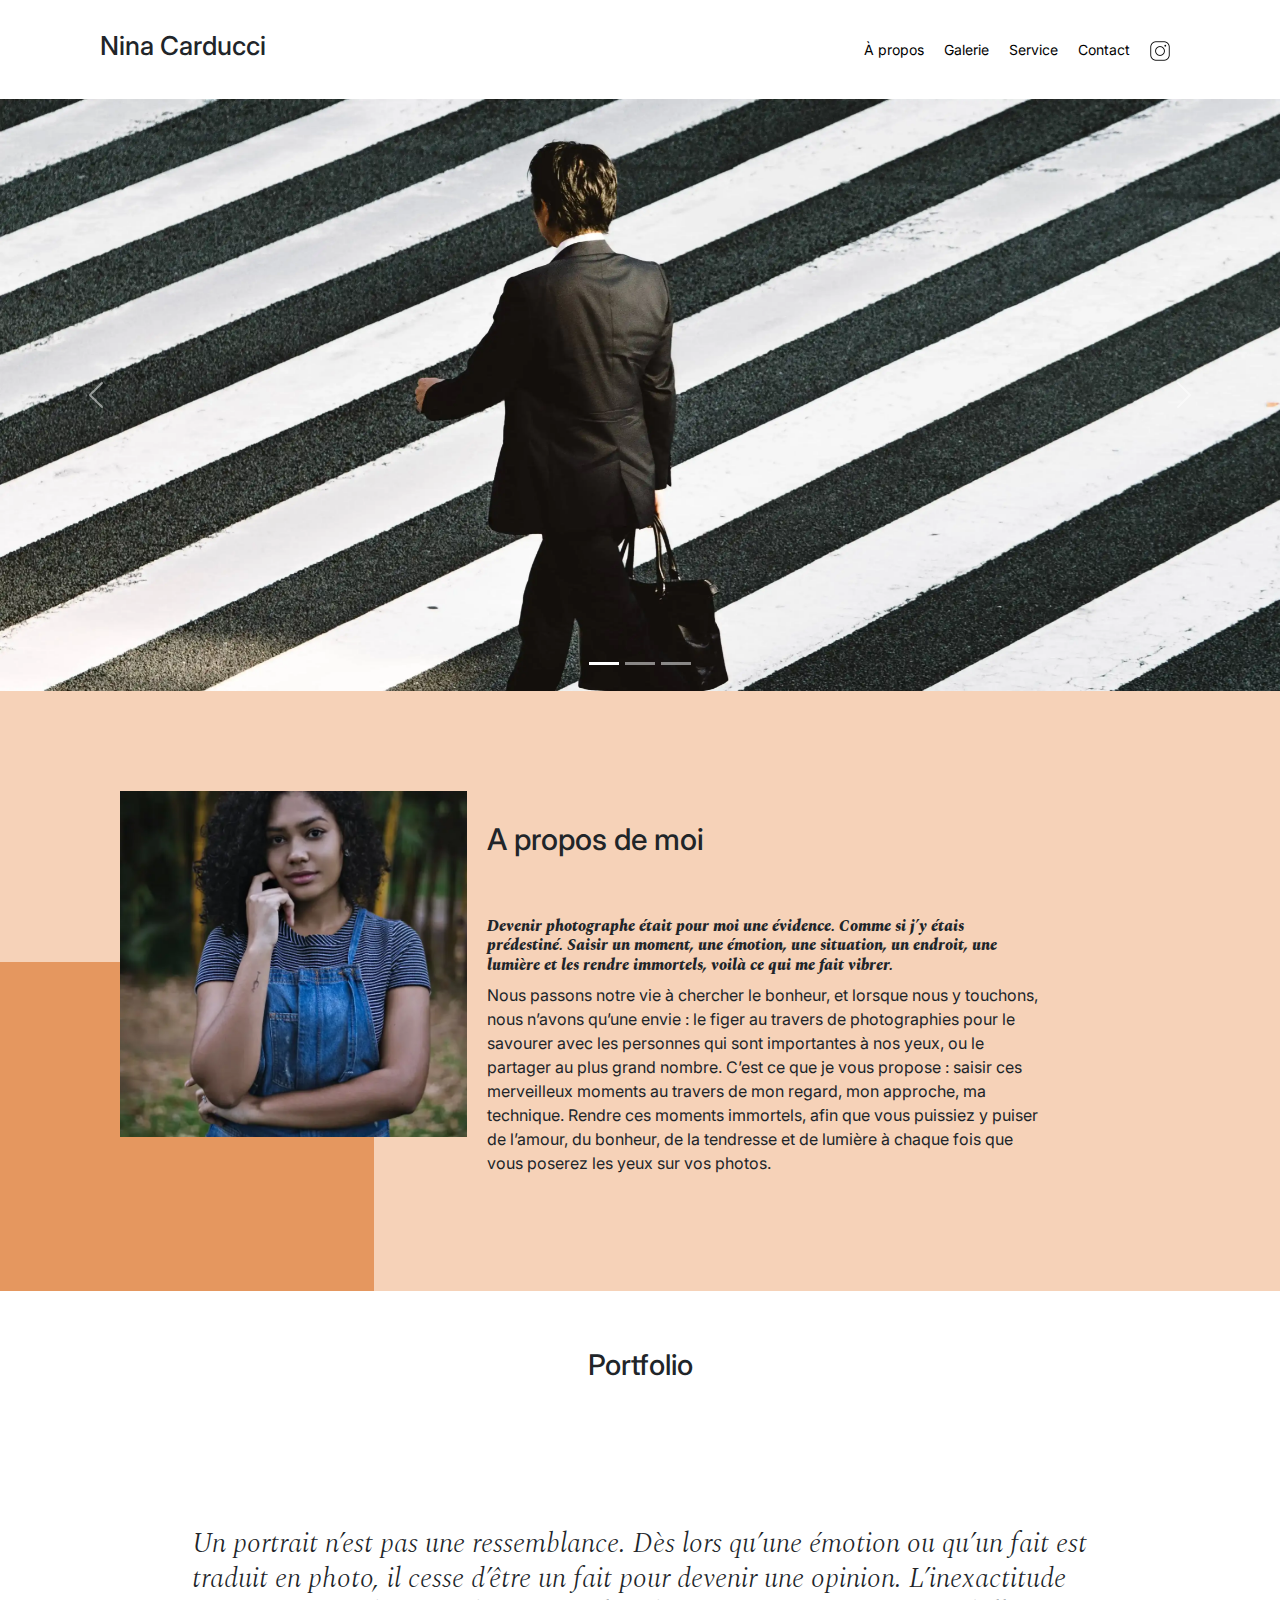
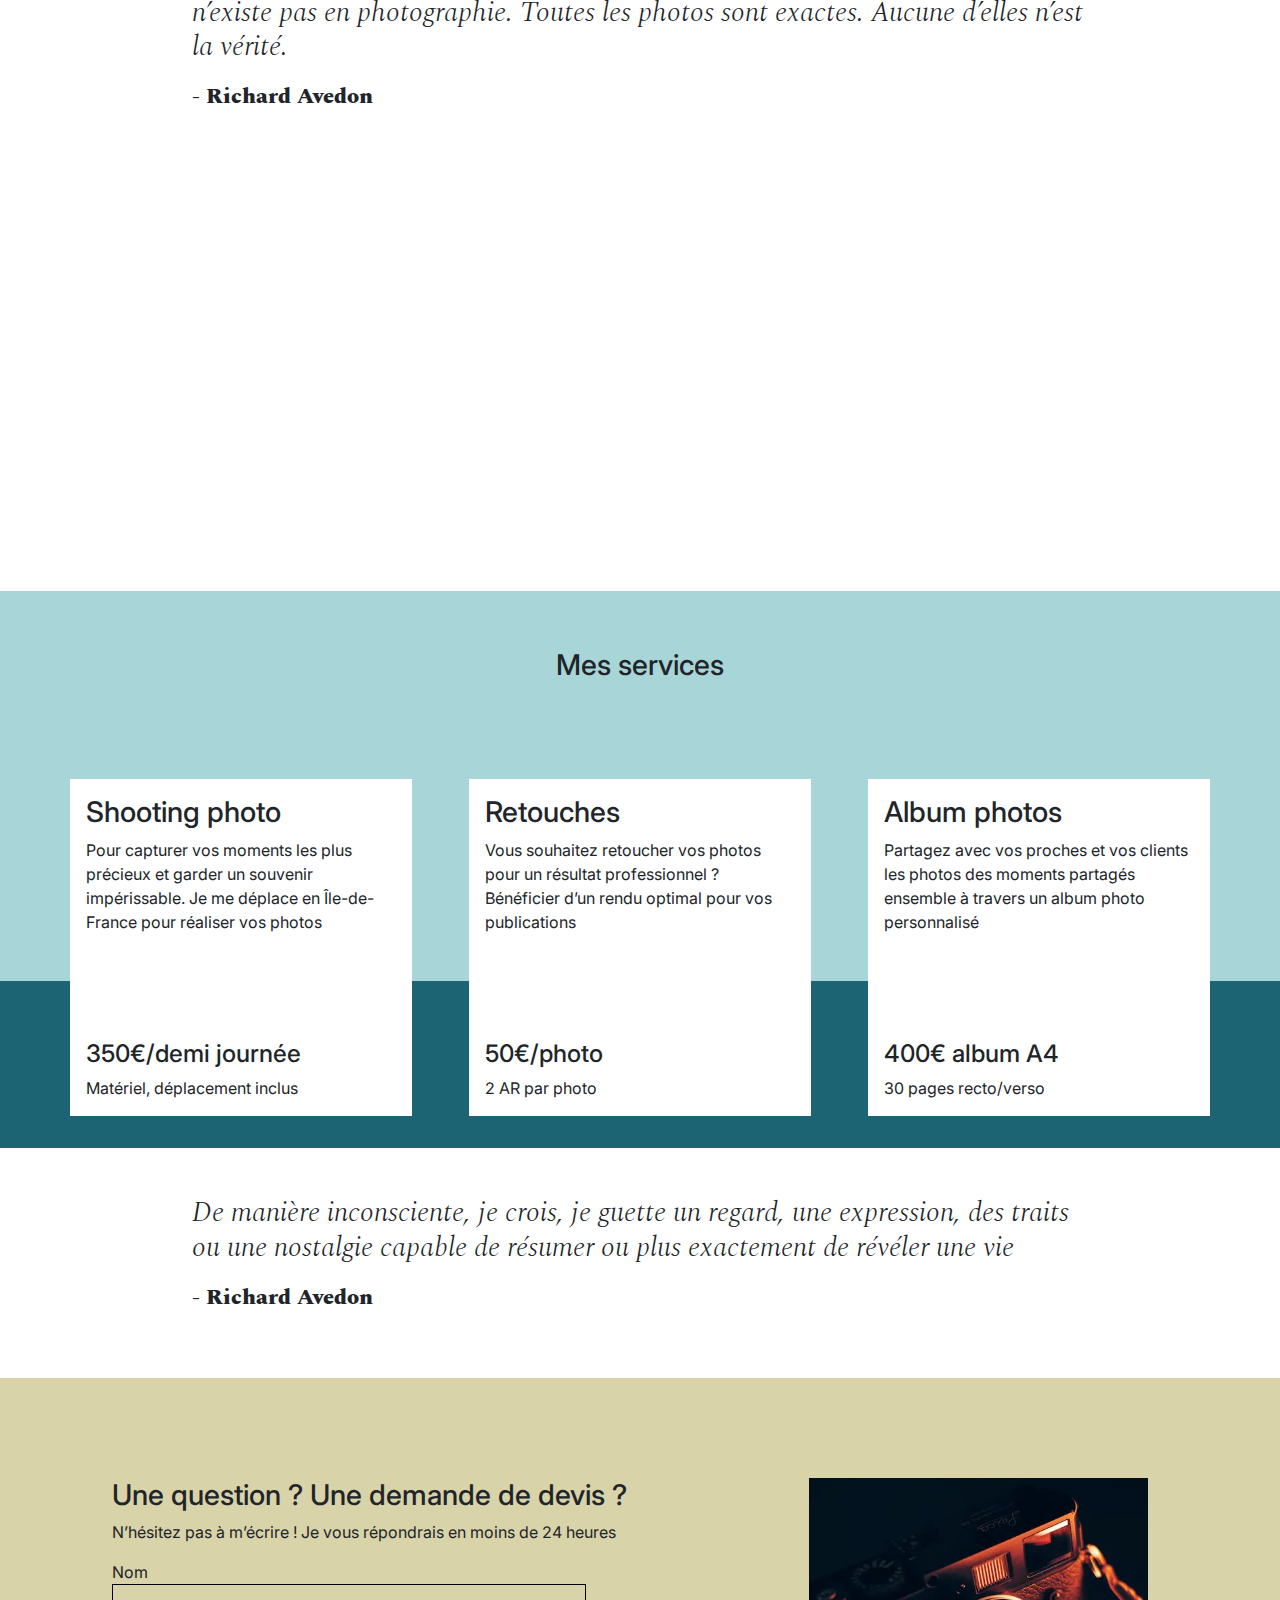
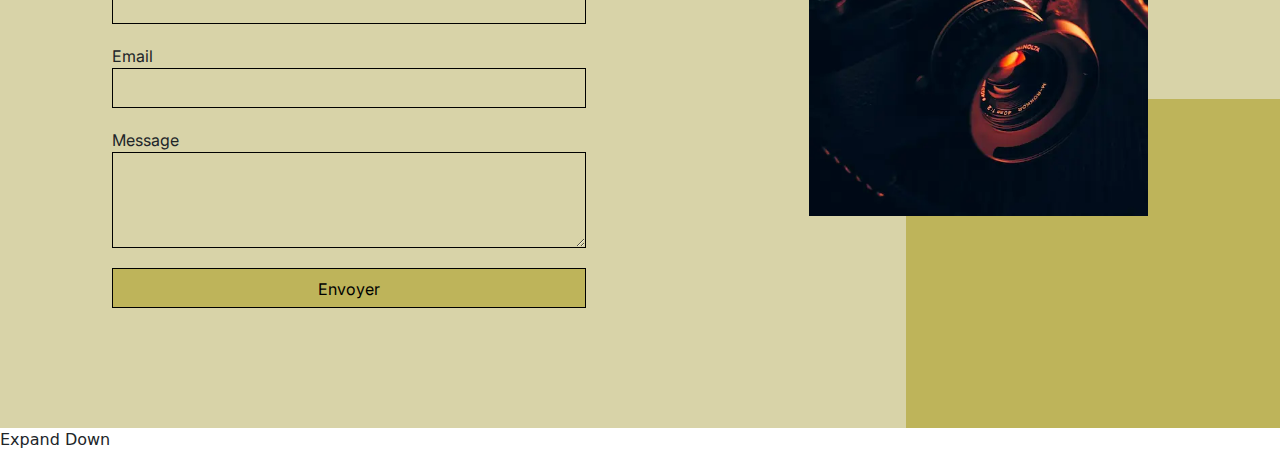
<file: index.html>
<!DOCTYPE html>
<html lang="fr">
<head>
	<meta charset="UTF-8">
	<meta name="viewport" content="width=device-width, initial-scale=1.0">
	<title>Nina Carducci photographe ile-de-france</title>
	<meta name="description"
		content="Photographe en Île-de-France et Paris, je me déplace pour réaliser vos photos portrait, concert, entreprise, mariage. Je suis disponible pour shooting photo, retouche photo et album photo.">
	<meta name="theme-color" content="#FFFFFF">
	<meta name="robots" content="index, follow">
	<!-- Twitter Card data -->
	<meta name="twitter:card" content="summary" />
	<meta name="twitter:site" content="https://www.instagram.com/ninacarducci" />
	<meta name="twitter:title" content="Photographe Nina Carducci - Île-de-France - Paris " />
	<meta name="twitter:description"
		content="Photographe en Île-de-France, je me déplace pour réaliser vos photos portrait, concert, entreprise, mariage. Je suis disponible pour shooting photo, retouche photo et album photo." />
	<meta name="twitter:creator" content="@NinaCarducci" />
	<meta name="twitter:image" content="https://root-c137.github.io/NinaCarducci/assets/images/nina.png" />
	<!-- Open Graph data -->
	<meta property="og:title" content="Photographe Nina Carducci - Île-de-France" />
	<meta property="og:type" content="website" />
	<meta property="og:url" content="https://ninacarducci.github.io/" />
	<meta property="og:image" content="https://ninacarducci.github.io/assets/images/nina.png" />
	<meta property="og:description"
		content="Photographe en Île-de-France, je me déplace pour réaliser vos photos portrait, concert, entreprise, mariage. Je suis disponible pour shooting photo, retouche photo et album photo." />
	<link rel="icon" type="image/png" href="./assets/images/camera.svg" />
	<link rel="preload" as="style" href="./assets/bootstrap/bootstrap.min.css"
		onload="this.onload=null;this.rel='stylesheet'">
	<link rel="stylesheet" href="./assets/style.css">
	<link rel="preload"
		href="https://fonts.googleapis.com/css2?family=Inter&family=Spectral:ital,wght@0,400;1,300;1,400;1,800&display=swap"
		as="style" onload="this.onload=null;this.rel='stylesheet'">
	<link rel="stylesheet"
		href="https://fonts.googleapis.com/css2?family=Inter&family=Spectral:ital,wght@0,400;1,300;1,400;1,800&display=swap">
	<link rel="preconnect" href="https://fonts.googleapis.com">
	<link rel="preconnect" href="https://fonts.gstatic.com" crossorigin>
</head>
<body>
	<div class="top-header">
		<h1 class="name">Nina Carducci</h1>
		<div class="nav" role="navigation">
			<ul>
				<li><a href="#about">À propos</a></li>
				<li><a href="#gallery">Galerie</a></li>
				<li><a href="#services">Service</a></li>
				<li><a href="#contact">Contact</a></li>
				<li><a class="social-link" href="https://www.instagram.com/ninacarducci.photo/?hl=fr"
						target="_blank"><img src="assets/images/instagram.png" alt="logo instagram" width="20" height="20"></a></li>
			</ul>
		</div>
	</div>
	<div id="header">
		<div id="carouselExampleIndicators" class="carousel slide" data-bs-ride="carousel">
			<div class="carousel-indicators">
				<button type="button" data-bs-target="#carouselExampleIndicators" data-bs-slide-to="0" class="active"
					aria-current="true" aria-label="Slide 1"></button>
				<button type="button" data-bs-target="#carouselExampleIndicators" data-bs-slide-to="1"
					aria-label="Slide 2"></button>
				<button type="button" data-bs-target="#carouselExampleIndicators" data-bs-slide-to="2"
					aria-label="Slide 3"></button>
			</div>
			<div class="carousel-inner">
				<div class="carousel-item active">
					<picture>
						<img srcset="./assets/images/slider/ryoji-iwata-wUZjnOv7t0g-unsplash_min.webp 500w,
						 ./assets/images/slider/ryoji-iwata-wUZjnOv7t0g-unsplash-max.webp 1200w"
							src="./assets/images/slider/ryoji-iwata-wUZjnOv7t0g-unsplash_min.webp" class="d-block w-100"
							fetchpriority="high" sizes="100vw" type="image/webp"
							width="1921" height="888" style="max-width: 100%; height: auto"
							alt="photo d'un homme traversant un passage piéton">
				</div>
				<div class="carousel-item">
					<img srcset="./assets/images/slider/nicholas-green-nPz8akkUmDI-unsplash-max.webp 1200w,
									 ./assets/images/slider/nicholas-green-nPz8akkUmDI-unsplash_min.webp 500w"
						src="./assets/images/slider/nicholas-green-nPz8akkUmDI-unsplash_min.webp" class="d-block w-100"
						sizes="100vw" type="image/webp" loading="lazy" alt="photo d'une foule à un concert">
				</div>
				<div class="carousel-item">
					<img srcset="./assets/images/slider/edward-cisneros-3_h6-1NPDGw-unsplash-max.webp 1200w,
									 ./assets/images/slider/edward-cisneros-3_h6-1NPDGw-unsplash_min.webp 500w"
						src="./assets/images/slider/edward-cisneros-3_h6-1NPDGw-unsplash_min.webp" class="d-block w-100"
						sizes="100vw" type="image/webp" loading="lazy"
						alt="photo de deux personnes s'embrassant à leur mariage">
				</div>
			</div>
			</picture>
			<button class="carousel-control-prev" type="button" data-bs-target="#carouselExampleIndicators"
				data-bs-slide="prev" aria-label="Image précédente">
				<span class="carousel-control-prev-icon" aria-hidden="true"></span>
				<span class="visually-hidden">Previous</span>
			</button>
			<button class="carousel-control-next" type="button" data-bs-target="#carouselExampleIndicators"
				data-bs-slide="next" aria-label="Image suivante">
				<span class="carousel-control-next-icon" aria-hidden="true"></span>
				<span class="visually-hidden">Next</span>
			</button>
		</div>
	</div>
	<div id="about">
		<div class="picture left">
			<img srcset="./assets/images/nina-min.webp 500w,
	             ./assets/images/nina.webp 1200w" src="./assets/images/nina-min.webp" class="d-block w-100" loading="lazy"
				sizes="100vw"
				type="image/webp" 
				width="375"
				height="375" 
				style="max-width: 100%; height: auto"
				alt="portrait de Nina la photographe">
		</div>
		<div id="about-me">
			<h2 class="about-me__title">A propos de moi</h2>
			<h3 class="about-me__introduction">Devenir photographe était pour moi une évidence. Comme si j’y étais
				prédestiné. Saisir un moment, une émotion, une situation, un endroit, une lumière et les rendre
				immortels, voilà ce qui me fait vibrer.</h3>
			<p>Nous passons notre vie à chercher le bonheur, et lorsque nous y touchons, nous n’avons qu’une envie : le
				figer au travers de photographies pour le savourer avec les personnes qui sont importantes à nos yeux,
				ou le partager au plus grand nombre.
				C’est ce que je vous propose : saisir ces merveilleux moments au travers de mon regard, mon approche, ma
				technique. Rendre ces moments immortels, afin que vous puissiez y puiser de l’amour, du bonheur, de la
				tendresse et de lumière à chaque fois que vous poserez les yeux sur vos photos.</p>
		</div>
	</div>
	<div id="gallery">
		<h3 class="title">Portfolio</h3>
		<div class="container py-3">
			<div class="gallery" style="display: none">
				<img data-gallery-tag="Concert" class="gallery-item" srcset="./assets/images/gallery/concerts/aaron-paul-wnX-fXzB6Cw-unsplash-min.webp 500w,
./assets/images/gallery/concerts/aaron-paul-wnX-fXzB6Cw-unsplash-max.webp 1200w"
					src="./assets/images/gallery/concerts/aaron-paul-wnX-fXzB6Cw-unsplash-min.webp"
					alt="photo d'un concert" type="image/webp" loading="lazy" />
				<img data-gallery-tag="Entreprises" class="gallery-item" srcset="./assets/images/gallery/entreprise/ali-morshedlou-WMD64tMfc4k-unsplash-max.webp 1200w,
             ./assets/images/gallery/entreprise/ali-morshedlou-WMD64tMfc4k-unsplash-min.webp 500w"
					src="./assets/images/gallery/entreprise/ali-morshedlou-WMD64tMfc4k-unsplash-min.webp"
					type="image/webp" alt="portrait d'un chef d'entreprise" loading="lazy" />
				<img data-gallery-tag="Entreprises" class="gallery-item" srcset="./assets/images/gallery/entreprise/jason-goodman-tHO1_OuKbg0-unsplash-max.webp 1200w,
             ./assets/images/gallery/entreprise/jason-goodman-tHO1_OuKbg0-unsplash-min.webp 500w"
					src="./assets/images/gallery/entreprise/jason-goodman-tHO1_OuKbg0-unsplash-min.webp"
					type="image/webp" alt="portrait d'une mariée en préparation" loading="lazy" />
				<img data-gallery-tag="Mariages" class="gallery-item" srcset="./assets/images/gallery/mariage/hannah-busing-RvF2R_qMpRk-unsplash-max.webp 1200w,
             ./assets/images/gallery/mariage/hannah-busing-RvF2R_qMpRk-unsplash-min.webp 500w"
					src="./assets/images/gallery/mariage/hannah-busing-RvF2R_qMpRk-unsplash-min.webp" type="image/webp"
					alt="portrait de mains qui se touchent à un mariage" loading="lazy" />
				<img data-gallery-tag="Portrait" class="gallery-item" srcset="./assets/images/gallery/portraits/ade-tunji-rVkhWWZFAtQ-unsplash-max.webp 1200w,
             ./assets/images/gallery/portraits/ade-tunji-rVkhWWZFAtQ-unsplash-min.webp 500w"
					src="./assets/images/gallery/portraits/ade-tunji-rVkhWWZFAtQ-unsplash-min.webp" type="image/webp"
					alt="portrait d'un homme" loading="lazy" />
				<img data-gallery-tag="Mariages" class="gallery-item" srcset="./assets/images/gallery/mariage/jakob-owens-SiniLJkXhMc-unsplash-max.webp 1200w,
             ./assets/images/gallery/mariage/jakob-owens-SiniLJkXhMc-unsplash-min.webp 500w"
					src="./assets/images/gallery/mariage/jakob-owens-SiniLJkXhMc-unsplash-min.webp" type="image/webp"
					alt="portrait de deux jeunes mariés" loading="lazy" />
				<img data-gallery-tag="Portrait" class="gallery-item" srcset="./assets/images/gallery/portraits/nino-van-prattenburg--443cl1uR_8-unsplash-max.webp 1200w,
             ./assets/images/gallery/portraits/nino-van-prattenburg--443cl1uR_8-unsplash-min.webp 500w"
					src="./assets/images/gallery/portraits/nino-van-prattenburg--443cl1uR_8-unsplash-min.webp"
					type="image/webp" alt="portrait d'une femme" loading="lazy" />
				<img data-gallery-tag="Concert" class="gallery-item" srcset="./assets/images/gallery/concerts/austin-neill-hgO1wFPXl3I-unsplash-max.webp 1200w,
             ./assets/images/gallery/concerts/austin-neill-hgO1wFPXl3I-unsplash-min.webp 500w"
					src="./assets/images/gallery/concerts/austin-neill-hgO1wFPXl3I-unsplash-min.webp" type="image/webp"
					alt="portrait d'un chanteur lors d'un concert" loading="lazy" />
				<img data-gallery-tag="Entreprises" class="gallery-item" srcset="./assets/images/gallery/entreprise/mateus-campos-felipe-Fsgzm8N0hIY-unsplash-max.webp 1200w,
             ./assets/images/gallery/entreprise/mateus-campos-felipe-Fsgzm8N0hIY-unsplash-min.webp 500w"
					src="./assets/images/gallery/entreprise/mateus-campos-felipe-Fsgzm8N0hIY-unsplash-min.webp"
					type="image/webp" alt="portrait d'une femme en entreprise" loading="lazy" />
			</div>
		</div>
		<div class="quote">
			<figure>
				<blockquote>
					<h3 class="quote__text">Un portrait n’est pas une ressemblance. Dès lors qu’une émotion ou qu’un
						fait est traduit en photo, il cesse d’être un fait pour devenir une opinion. L’inexactitude
						n’existe pas en photographie. Toutes les photos sont exactes. Aucune d’elles n’est la vérité.
					</h3>
				</blockquote>
				<figcaption class="quote__author">- Richard Avedon</figcaption>
			</figure>
		</div>
	</div>
	<div id="services">
		<h3 class="title">Mes services</h3>
		<div class="container">
			<div class="service">
				<div class="service__description">
					<h3>Shooting photo</h3>
					<p>Pour capturer vos moments les plus précieux et garder un souvenir impérissable. Je me déplace en
						Île-de-France pour réaliser vos photos</p>
				</div>
				<div class="service__price">
					<h4>350€/demi journée</h4>
					<span>Matériel, déplacement inclus</span>
				</div>
			</div>
			<div class="service">
				<div class="service__description">
					<h3>Retouches</h3>
					<p>Vous souhaitez retoucher vos photos pour un résultat professionnel ? Bénéficier d’un rendu
						optimal pour vos publications</p>
				</div>
				<div class="service__price">
					<h4>50€/photo</h4>
					<span>2 AR par photo</span>
				</div>
			</div>
			<div class="service">
				<div class="service__description">
					<h3>Album photos</h3>
					<p>Partagez avec vos proches et vos clients les photos des moments partagés ensemble à travers un
						album photo personnalisé</p>
				</div>
				<div class="service__price">
					<h4>400€ album A4</h4>
					<span>30 pages recto/verso</span>
				</div>
			</div>
		</div>
	</div>
	<div class="quote">
		<figure>
			<blockquote>
				<h3 class="quote__text">De manière inconsciente, je crois, je guette un regard, une expression, des
					traits ou une nostalgie capable de résumer ou plus exactement de révéler une vie</h3>
			</blockquote>
			<figcaption class="quote__author">- Richard Avedon</figcaption>
		</figure>
	</div>
	<div id="contact">
		<div class="container">
			<div class="form-container">
				<h3>Une question ? Une demande de devis ?</h3>
				<p> N’hésitez pas à m’écrire ! Je vous répondrais en moins de 24 heures</p>
				<form action="" method="post">
					<label for="nom">Nom</label aria-labelledby="nom" autocomplete="name">
					<input type="text" name="nom" id="nom">
					<label for="email">Email</label>
					<input type="email" name="email" id="email" aria-labelledby="email" autocomplete="email">
					<label for="message">Message</label>
					<textarea name="message" id="message" cols="30" rows="10" aria-labelledby="message"></textarea>
					<input type="submit" value="Envoyer" />
				</form>
			</div>
			<div class="picture right">
				<img src="./assets/images/camera.webp" alt="portait d'un appareil photo" loading="lazy"
				width="417" height="417" style="max-width: 100%; height: auto;">
			</div>
		</div>
	</div>
	<script defer type="application/ld+json">
	{
		"@context" : "https://schema.org",
		"@type" : "LocalBusiness",
		"name" : "Nina Carducci",
		"image" : "https://ninacarducci.github.io/assets/images/nina.png",
		"description" : "Photographe professionnelle en île-de-France",
		"address" : {
			"@type" : "PostalAddress",
			"streetAddress" : "68 avenue Alsace-Lorraine, 33200 Bordeaux",
			"addressLocality" : "Bordeaux",
			"postalCode" : "33200",
			"addressCountry" : "FR"
		},
		"telephone" : "05 56 67 78 89",
		"url" : "https://ninacarducci.github.io/",
		"priceRange" : "de 50€ à 400€",
		"openingHoursSpecification" : {
			"@type" :  "OpeningHoursSpecification",
			"dayOfWeek" : ["Monday", "Tuesday", "Wednesday", "Thursday", "Friday"],
			"opens" : "10:00",
			"closes" : "19:00"
		}
	}
    </script>
	<script defer src="./assets/bootstrap/bootstrap.bundle.min.js"></script>
	<script src="https://code.jquery.com/jquery-3.4.1.min.js"
		integrity="sha256-CSXorXvZcTkaix6Yvo6HppcZGetbYMGWSFlBw8HfCJo=" crossorigin="anonymous"></script>
	<script defer src="./assets/maugallery.js"></script>
	<script defer src="./assets/scripts.js"></script>

    
          
            
    

          
          Expand Down
    
    
  
</body>
</html>
</file>
<file: assets/style.css>
body {max-width: 1920px;margin: auto;}* {font-family: 'Inter';font-style: normal;}*, ::after, ::before {box-sizing: border-box;}.top-header {background-color: white;position: sticky;top: 0;z-index: 1000;display: flex;justify-content: space-between;padding-inline: 100px;padding-block: 30px;align-items: center;}.top-header .name {font-size: 26px;}.nav ul {display: flex;list-style-type: none;font-size: 14px;margin-bottom: 0;}.nav li {padding-inline: 10px;}.nav a {text-decoration: none;color: #000 }.social-link img {width: 20px;}#about {display: flex;background-color: #F6D2B8;padding-inline: 100px;padding-block: 100px;position: relative;}.picture.left::before {content: ' ';background-color: #E5975F;width: 374px;height: 329px;position: absolute;bottom: 0;left: 0;z-index: -1;}.picture {flex: 1;margin: 0 20px;z-index: 0;}.picture img {width: 100%;}#about-me {flex: 2;min-height: 400px;}.about-me__title {margin-top: 1em;margin-bottom: 60px;font-size: 30px;}.about-me__introduction {font-family: 'Spectral';font-weight: 800;font-size: 1rem;font-style: italic;width: 80%;}#about-me p {width: 80%;}#gallery {min-height: 100vh;}.title {text-align: center;padding-block: 2em;}.gallery .nav {justify-content: center;}.nav-pills .nav-link.active, .nav-pills .show>.nav-link {color: #fff;background-color: #807733;border-radius: 0;}.nav-item:hover {cursor: pointer;}.active-tag {color: #fff;background-color: #BEB45A;border-radius: 0;}.nav-pills .nav-link {color: #000 }.item-column {position: relative;margin-bottom: 0 !important;padding: 0;}.item-column::after {content: "";display: block;padding-bottom: 100%;}.gallery-item {position: absolute;width: 100%;height: 100%;object-fit: cover;padding: .5em;}.mg-prev, .mg-next {width: 30px;height: 30px;border-radius: 00%;justify-content: center;align-items: center;display: flex;font-size: 24px;}.quote {font-family: 'Spectral';font-style: italic;width: 70%;margin: auto;padding-block: 3em;}.quote__text {font-family: Spectral;font-style: italic;font-weight: 300;}.quote__author {font-family: Spectral;font-weight: 800;font-size: 22px;}#services {margin: auto;background-color: #A8D5D8;position: relative;}#services .container::before {content: ' ';background-color: #1C6474;position: absolute;width: 100%;height: 30%;bottom: 0;left: 0;z-index: 0;}#services .container {justify-content: space-between;display: flex;padding: 2em 0;}.service {background-color: white;max-width: 390px;width: 30%;height: 337px;padding: 1em;display: flex;flex-direction: column;justify-content: space-between;z-index: 1;}#contact {margin: auto;background-color: #D8D3A8;position: relative;padding-inline: 100px;padding-block: 100px;}#contact .container {display: flex;}.picture.right::before {content: ' ';background-color: #BEB45A;width: 374px;height: 329px;position: absolute;bottom: 0;right: 0;z-index: -1;}.form-container {flex: 2;}form {display: flex;flex-direction: column;width: 70%;align-items: flex-start;}form input {width: 100%;background-color: transparent;border: solid 1px;height: 2.5em;margin-bottom: 20px;}form textarea {width: 100%;background-color: transparent;border: solid 1px;height: 5em;line-height: 2.5em;font-size: 1.2em;margin-bottom: 20px;}input[type="submit"] {background-color: #BEB45A;padding: .5em 1em }@media all and (max-width: 1180px) {.picture {flex: 2;}#about, #contact .container {align-items: center;}.about-me__title {margin-top: 0;margin-bottom: 1em;}#about-me h6, #about-me p {width: 100%;}}@media all and (max-width: 1000px) {#about {flex-direction: column;}.picture {width: 50%;}.picture.left::before {width: 100%;height: 30%;position: absolute;bottom: auto;top: 0;left: 0;z-index: -1;}.about-me__title {text-align: center;margin-top: 1em;}#services .container {flex-direction: column;}.service {width: 100%;max-width: 100%;height: auto;margin: 2em 0 }.service__description {margin-bottom: 1em;}#services .container::before {width: 30%;height: 100%;bottom: 0;right: 0;left: auto;z-index: 0;}#contact .container {flex-direction: column;}#contact .picture.right {margin-top: 1em;}.picture.right::before {width: 100%;height: 30%;position: absolute;bottom: 0;right: 0;z-index: -1;}}@media all and (max-width: 650px) {.top-header {flex-direction: column;padding-inline: 0;}.top-header .nav, .top-header .nav ul {width: 100%;padding: 0 0 0 0;}.top-header .nav li {flex: 1;padding-block: 1em;text-align: center;}.picture.left::before, .picture.right::before {height: 150px;}#services .container {align-items: center;}.service {max-width: 90%;}#about, #contact {padding-inline: 2em;padding-block: 2em;}form {width: 100%;}.picture {width: 80%;}}
</file>
